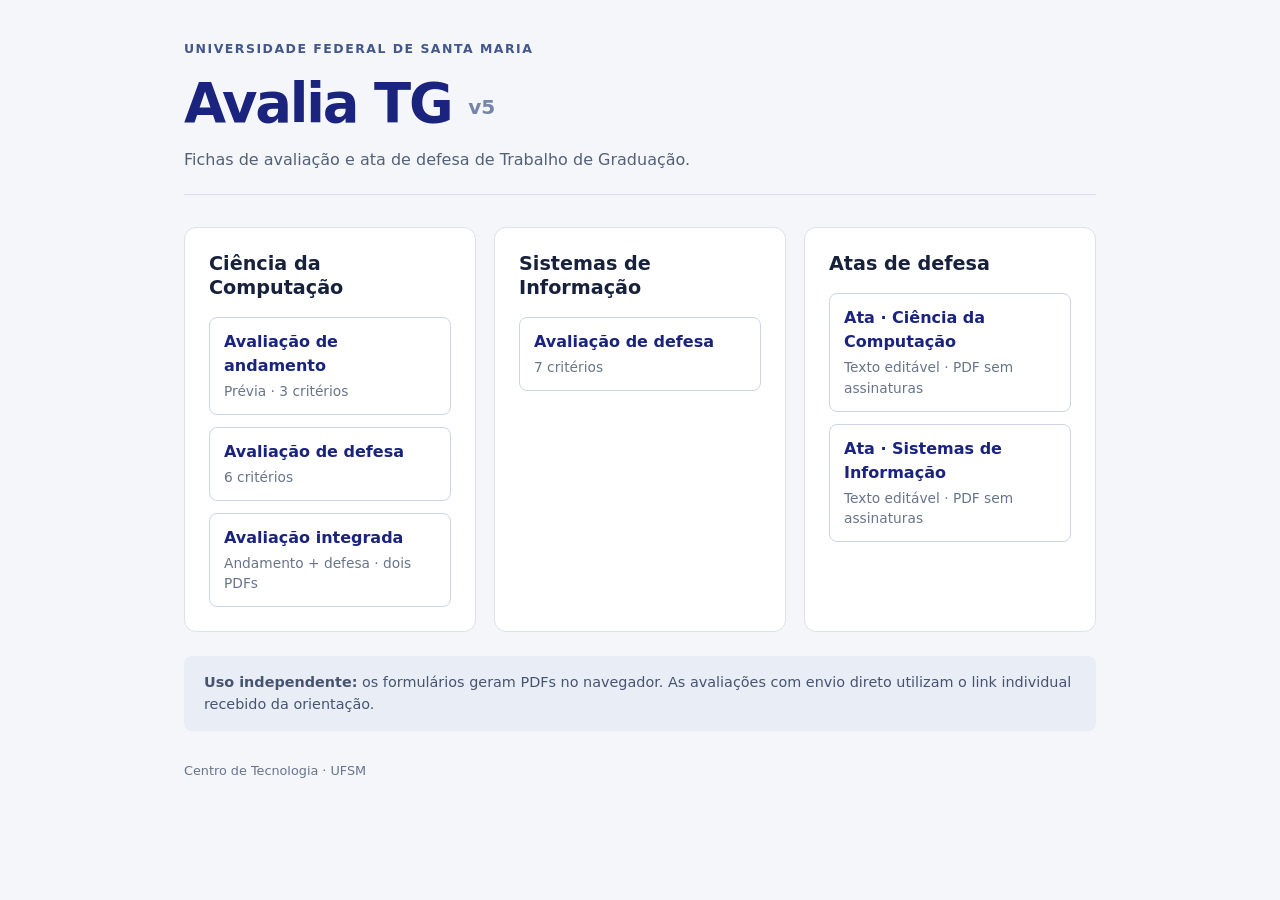
<file: index.html>
<!doctype html>
<html lang="pt-BR"><head><meta charset="utf-8"><meta name="viewport" content="width=device-width,initial-scale=1"><meta name="referrer" content="no-referrer"><title>Avalia TG | UFSM</title>
<style>
:root{font-family:system-ui,-apple-system,sans-serif;color:#17213c;background:#f4f6fa;line-height:1.5}*{box-sizing:border-box}body{margin:0}main{max-width:960px;margin:auto;padding:40px 24px 60px}header{margin-bottom:32px;border-bottom:1px solid #d8deeb;padding-bottom:22px}.eyebrow{font-size:.78rem;letter-spacing:.12em;text-transform:uppercase;font-weight:700;color:#43578a}h1{font-size:clamp(2.2rem,5vw,3.4rem);margin:4px 0;color:#1a237e;letter-spacing:-.04em}header p{margin:0;color:#526078;max-width:620px}.grid{display:grid;grid-template-columns:repeat(auto-fit,minmax(250px,1fr));gap:18px}.program{background:white;border:1px solid #dce1eb;border-radius:12px;padding:24px;display:flex;flex-direction:column;gap:12px}h2{font-size:1.2rem;line-height:1.25;margin:0 0 5px}a.card{display:block;color:#1a237e;border:1px solid #ccd4e6;border-radius:8px;padding:12px 14px;text-decoration:none;font-weight:650}a.card span{display:block;font-size:.86rem;color:#68748a;font-weight:400;margin-top:3px}a.card:hover,a.card:focus-visible{background:#e8eaf6;border-color:#6978b1}.hint{margin-top:24px;padding:16px 20px;border-radius:8px;background:#e9edf6;color:#465470;font-size:.9rem}footer{color:#68748a;font-size:.8rem;margin-top:30px}#tokenError{color:#9c2424} @media(max-width:500px){main{padding:24px 16px}.program{padding:18px}}
</style><script src="workflow/config.js?v=5"></script></head><body><main><header><div class="eyebrow">Universidade Federal de Santa Maria</div><h1>Avalia TG <span style="font-size:.37em;color:#7685a7;vertical-align:middle;letter-spacing:0">v5</span></h1><p>Fichas de avaliação e ata de defesa de Trabalho de Graduação.</p></header>
<div class="grid" id="forms">
<section class="program"><h2>Ciência da Computação</h2><a class="card" href="avaliatg-previa-cc/">Avaliação de andamento <span>Prévia · 3 critérios</span></a><a class="card" href="avaliatg-final-cc/">Avaliação de defesa <span>6 critérios</span></a><a class="card" href="avaliatg-integrada-cc/">Avaliação integrada <span>Andamento + defesa · dois PDFs</span></a></section>
<section class="program"><h2>Sistemas de Informação</h2><a class="card" href="avaliatg-final-si/">Avaliação de defesa <span>7 critérios</span></a></section>
<section class="program"><h2>Atas de defesa</h2><a class="card" href="ata/?curso=Ci%C3%AAncia+da+Computa%C3%A7%C3%A3o">Ata · Ciência da Computação <span>Texto editável · PDF sem assinaturas</span></a><a class="card" href="ata/?curso=Sistemas+de+Informa%C3%A7%C3%A3o">Ata · Sistemas de Informação <span>Texto editável · PDF sem assinaturas</span></a></section>
</div><div class="hint" id="hint"><strong>Uso independente:</strong> os formulários geram PDFs no navegador. As avaliações com envio direto utilizam o link individual recebido da orientação.</div><p id="tokenError" hidden></p><footer>Centro de Tecnologia · UFSM</footer></main>
</body></html>
</file>
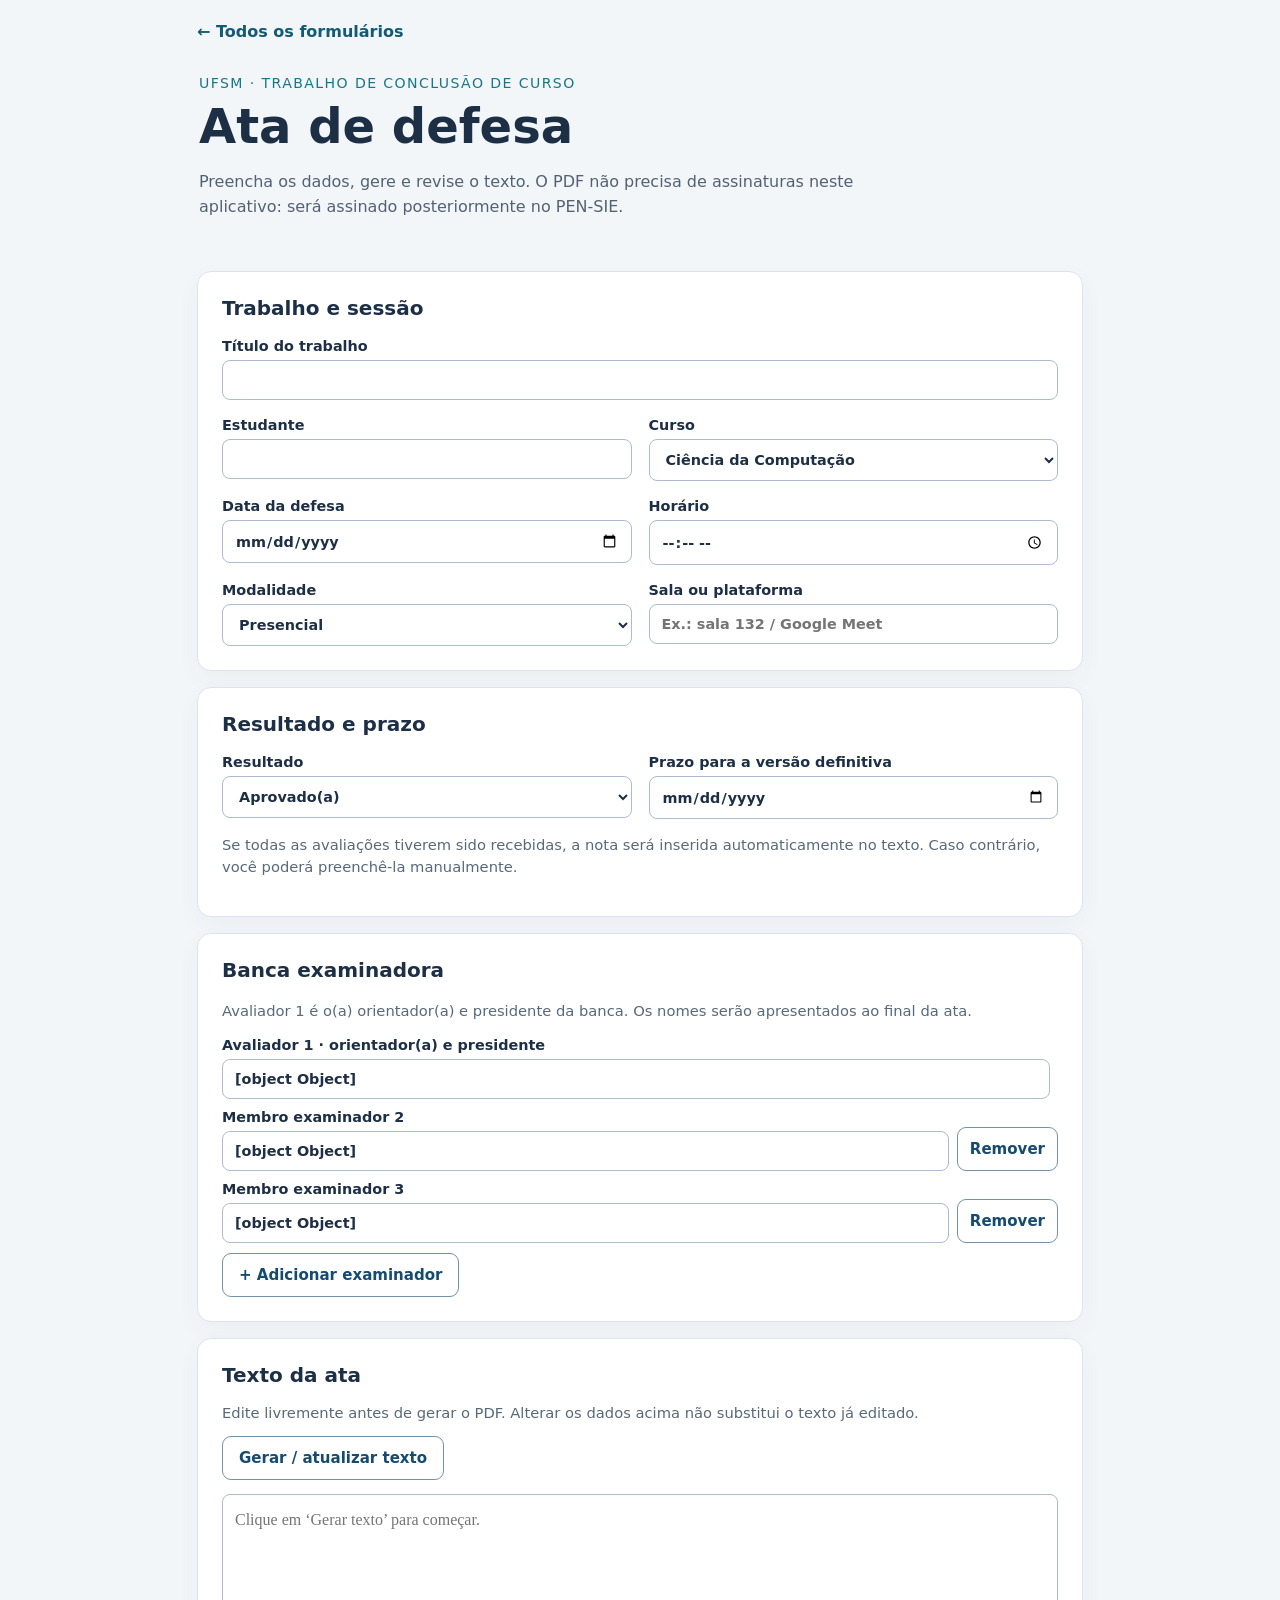
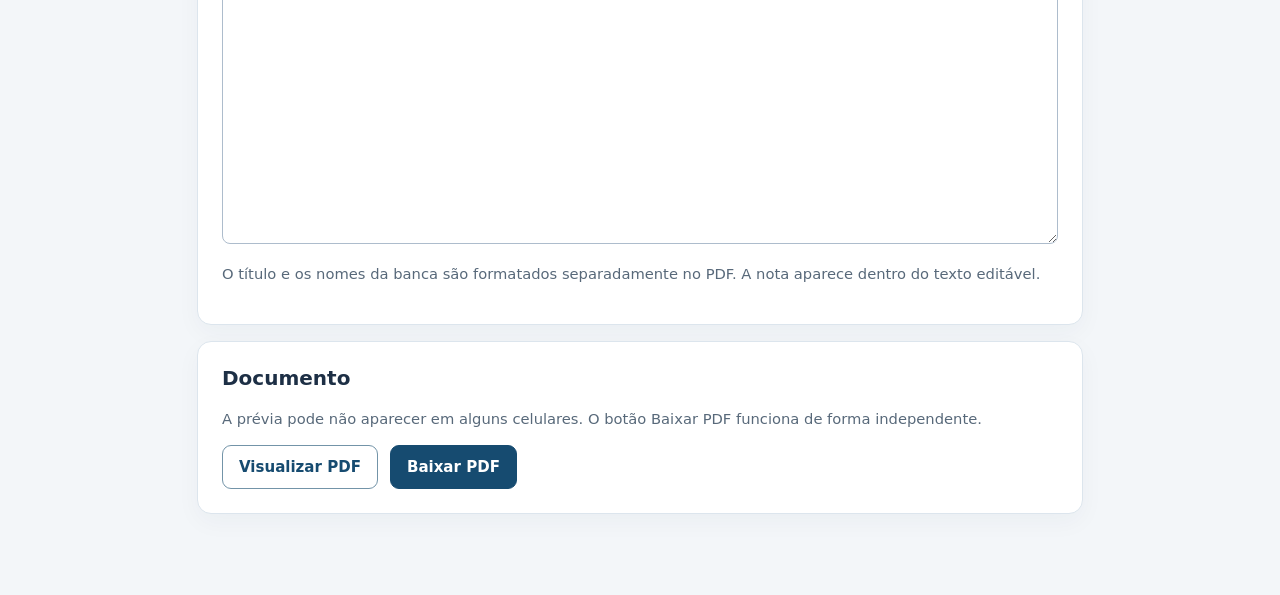
<file: ata/index.html>
<!doctype html>
<html lang="pt-BR"><head><meta charset="utf-8"><meta name="viewport" content="width=device-width,initial-scale=1">
<title>Ata de defesa · Avalia TG</title>
<link rel="stylesheet" href="../workflow/ata.css?v=5"><link rel="stylesheet" href="../workflow/dialog.css?v=5">
<link rel="stylesheet" href="../workflow/pdf-preview.css?v=1">
</head><body>
<main class="ata-layout">
<a href="../index.html" class="back">← Todos os formulários</a>
<header><span class="eyebrow">UFSM · Trabalho de Conclusão de Curso</span><h1>Ata de defesa</h1><p>Preencha os dados, gere e revise o texto. O PDF não precisa de assinaturas neste aplicativo: será assinado posteriormente no PEN-SIE.</p></header>
<div id="ataStatus" role="status" aria-live="polite" class="notice"></div>
<form id="ataForm" autocomplete="on">
<section class="card"><h2>Trabalho e sessão</h2><div class="grid">
<label class="wide">Título do trabalho<input name="title" id="title" required maxlength="450"></label>
<label>Estudante<input name="studentName" id="studentName" required></label>
<label>Curso<select name="course" id="course"><option>Ciência da Computação</option><option>Sistemas de Informação</option></select></label>
<label>Data da defesa<input type="date" name="date" id="date" required></label>
<label>Horário<input type="time" name="time" id="time" required></label>
<label>Modalidade<select name="defenseMode" id="defenseMode"><option>Presencial</option><option>Videoconferência</option></select></label>
<label>Sala ou plataforma<input name="location" id="location" required placeholder="Ex.: sala 132 / Google Meet"></label>
</div></section>
<section class="card"><h2>Resultado e prazo</h2><div class="grid">
<label>Resultado<select name="outcome" id="outcome"><option value="aprovado(a)">Aprovado(a)</option><option value="reprovado(a)">Reprovado(a)</option></select></label>
<label>Prazo para a versão definitiva<input type="date" name="deadline" id="deadline"></label>
</div><p class="hint" id="gradeHint">Se todas as avaliações tiverem sido recebidas, a nota será inserida automaticamente no texto. Caso contrário, você poderá preenchê-la manualmente.</p></section>
<section class="card"><h2>Banca examinadora</h2><p class="hint">Avaliador 1 é o(a) orientador(a) e presidente da banca. Os nomes serão apresentados ao final da ata.</p><div id="examiners"></div><button type="button" class="quiet" id="addExaminer">+ Adicionar examinador</button></section>
<section class="card"><div class="title-row"><div><h2>Texto da ata</h2><p class="hint">Edite livremente antes de gerar o PDF. Alterar os dados acima não substitui o texto já editado.</p></div><button type="button" class="quiet" id="generateText">Gerar / atualizar texto</button></div>
<label for="narrative" class="sr-only">Texto editável da ata</label><textarea id="narrative" spellcheck="true" rows="12" placeholder="Clique em ‘Gerar texto’ para começar."></textarea>
<p class="hint">O título e os nomes da banca são formatados separadamente no PDF. A nota aparece dentro do texto editável.</p></section>
<section class="card"><h2>Documento</h2><p class="hint">A prévia pode não aparecer em alguns celulares. O botão Baixar PDF funciona de forma independente.</p>
<div class="actions"><button type="button" id="preview" class="quiet">Visualizar PDF</button><button type="button" id="download" class="primary">Baixar PDF</button><button type="button" id="sendAta" class="primary" hidden disabled>Enviar ata ao Drive</button></div>
<div id="pdfViewer" hidden class="avalia-pdf-preview"></div>
</section>
</form></main>
<script src="../workflow/pdfmake/pdfmake.min.js"></script>
<script src="../workflow/pdfmake/vfs_fonts.js"></script>
<script src="../workflow/config.js?v=5"></script><script src="../workflow/dialog.js?v=5"></script><script src="../workflow/pdf-filename.js?v=1"></script><script src="../workflow/pdf-preview.js?v=1"></script><script src="../workflow/ata.js?v=7"></script>
</body></html>
</file>
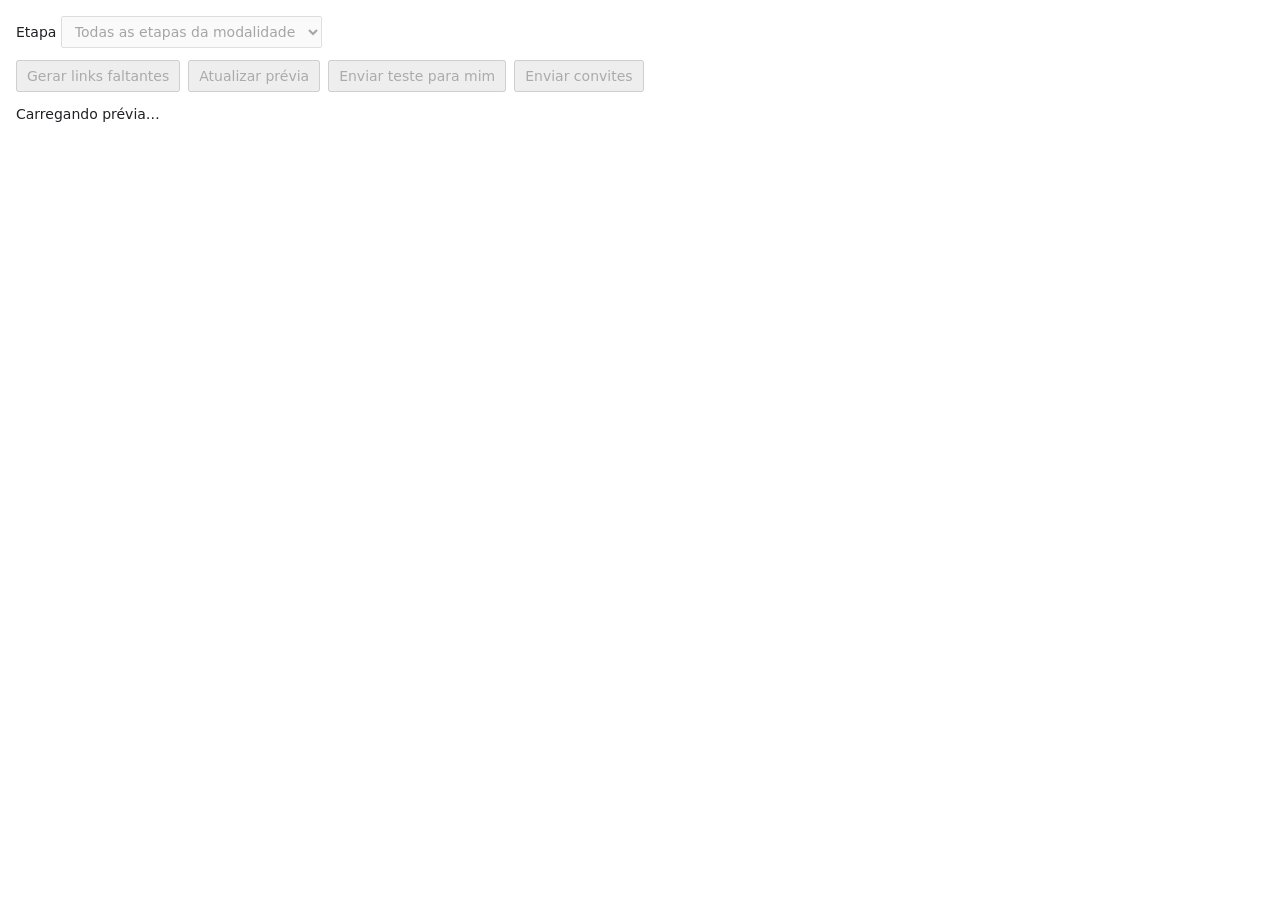
<file: apps-script/Invitations.html>
<!doctype html>
<html lang="pt-BR">
<head>
  <base target="_blank">
  <meta charset="utf-8">
  <style>
    body { font: 14px system-ui, sans-serif; margin: 16px; color: #202124; }
    button, select { font: inherit; padding: 6px 9px; }
    .actions { display: flex; flex-wrap: wrap; gap: 8px; margin: 12px 0; }
    article { border-top: 1px solid #dadce0; padding: 12px 0; }
    pre { white-space: pre-wrap; overflow-wrap: anywhere; font: inherit; margin: 8px 0; }
    #status { white-space: pre-wrap; max-height: 9em; overflow: auto; }
  </style>
</head>
<body>
  <label for="stage">Etapa</label>
  <select id="stage">
    <option value="ALL">Todas as etapas da modalidade</option>
    <option value="CC-PREVIA">Andamento (CC separadas)</option>
    <option value="CC-FINAL">Defesa (CC separadas)</option>
  </select>
  <div class="actions">
    <button id="generate" type="button">Gerar links faltantes</button>
    <button id="preview" type="button">Atualizar prévia</button>
    <button id="test" type="button">Enviar teste para mim</button>
    <button id="send" type="button">Enviar convites</button>
  </div>
  <p id="status" role="status"></p>
  <section id="messages" aria-label="Prévia dos convites"></section>
  <script>
    const stage = document.getElementById('stage');
    const generate = document.getElementById('generate');
    const preview = document.getElementById('preview');
    const test = document.getElementById('test');
    const send = document.getElementById('send');
    const statusMessage = document.getElementById('status');
    const messages = document.getElementById('messages');
    let current;
    let busy = false;

    function pendingCount() {
      return current?.messages.filter(message => message.state === 'PENDENTE').length || 0;
    }

    function updateControls() {
      stage.disabled = generate.disabled = preview.disabled = busy;
      test.disabled = busy || !current?.messages.length;
      send.disabled = busy || !pendingCount();
    }

    function run(action, args, onSuccess, label) {
      busy = true;
      updateControls();
      statusMessage.textContent = label;
      google.script.run.withFailureHandler(error => {
        busy = false;
        current = null;
        updateControls();
        statusMessage.textContent = error.message;
      }).withSuccessHandler(result => {
        busy = false;
        onSuccess(result);
        updateControls();
      })[action](...args);
    }

    function showText(parent, tag, value) {
      const element = document.createElement(tag);
      element.textContent = value;
      parent.append(element);
    }

    function refresh(previousStatus) {
      current = null;
      messages.replaceChildren();
      run('previewInvitationEmails', [stage.value], result => {
        current = result;
        statusMessage.textContent = previousStatus || result.messages.length + ' convite(s) na prévia.';
        for (const message of result.messages) {
          const card = document.createElement('article');
          showText(card, 'strong', message.recipient + ' · ' + message.state);
          showText(card, 'p', message.subject);
          showText(card, 'pre', message.body);
          messages.append(card);
        }
        if (result.minutes.length) {
          showText(messages, 'h3', 'Links da ata para a presidência da banca');
          showText(messages, 'pre', result.minutes.join('\n'));
        }
      }, 'Carregando prévia…');
    }

    function sendBatch(isTest) {
      if (!isTest && !window.confirm('Enviar ' + pendingCount() + ' convite(s) aos destinatários da prévia?')) return;
      run('sendInvitationEmails', [stage.value, current.revision, isTest], refresh, 'Enviando e-mails…');
    }

    stage.addEventListener('change', () => refresh());
    preview.addEventListener('click', () => refresh());
    generate.addEventListener('click', () => run('generateInvitationLinks', [stage.value], refresh, 'Gerando links…'));
    test.addEventListener('click', () => sendBatch(true));
    send.addEventListener('click', () => sendBatch(false));
    refresh();
  </script>
</body>
</html>
</file>
<file: workflow/ata.css>
:root{font-family:system-ui,-apple-system,BlinkMacSystemFont,'Segoe UI',sans-serif;color:#1d2f45;background:#f3f6f9}*{box-sizing:border-box}body{margin:0}.ata-layout{max-width:920px;margin:0 auto;padding:22px 17px 65px}.back{color:#135b75;text-decoration:none;font-weight:600}.eyebrow{color:#157887;font-size:.88rem;letter-spacing:.1em;text-transform:uppercase}header{padding:32px 2px 20px}h1{font-size:clamp(2rem,5vw,3rem);line-height:1.12;margin:8px 0 12px}header p{max-width:72ch;color:#526274;line-height:1.55}.card{background:white;border:1px solid #dce5ed;border-radius:14px;padding:24px;margin:16px 0;box-shadow:0 8px 25px #1933520a}.card h2{font-size:1.25rem;margin:0 0 18px}.grid{display:grid;grid-template-columns:repeat(2,minmax(0,1fr));gap:17px}.wide{grid-column:1/-1}label{display:flex;flex-direction:column;font-size:.9rem;font-weight:650;gap:6px}input,select,textarea{font:inherit;padding:11px 12px;min-width:0;color:#1d2f45;border:1px solid #adbccc;border-radius:8px;background:#fff}textarea{width:100%;line-height:1.7;resize:vertical;min-height:260px;font-family:ui-serif,Georgia,serif;font-size:1rem}.hint{color:#58697a;line-height:1.5;font-size:.92rem}.notice{margin:8px 0;color:#176077;white-space:pre-line}.notice[data-error=true]{color:#ac2e30}.actions,.title-row{display:flex;flex-wrap:wrap;gap:12px;align-items:center;justify-content:space-between}.title-row{margin-bottom:14px}.title-row h2{margin:0}.title-row p{margin-bottom:0}.actions{justify-content:flex-start}button{border-radius:9px;padding:11px 16px;cursor:pointer;font:600 .94rem system-ui,sans-serif;min-height:44px}button:disabled{opacity:.55;cursor:not-allowed}.primary{background:#164b70;color:#fff;border:1px solid #164b70}.quiet{background:#fff;color:#164b70;border:1px solid #7394a8}.pdfviewer{width:100%;height:670px;border:1px solid #c8d3df;border-radius:7px;margin-top:20px}.examiner-row{display:grid;grid-template-columns:1fr auto;gap:8px;align-items:end;margin:10px 0}.examiner-row button{padding:6px 12px}.examiner-row label{width:100%}.sr-only{position:absolute;width:1px;height:1px;overflow:hidden;clip:rect(0,0,0,0)}@media(max-width:600px){.grid{grid-template-columns:1fr}.card{padding:18px}.actions button{width:100%}.title-row{align-items:flex-start}.pdfviewer{height:450px}}
</file>
<file: workflow/dialog.css>
.av-dialog{width:min(92vw,510px);border:0;border-radius:18px;padding:0;box-shadow:0 25px 80px #101a3380;background:#fff;color:#17243d;max-height:85vh}
.av-dialog::backdrop{background:#101e39a6}
.av-dialog-body{padding:28px;display:grid;gap:16px}
.av-dialog h2{font:600 1.35rem/1.3 system-ui,sans-serif;margin:0}
.av-dialog p{font:1rem/1.6 system-ui,sans-serif;white-space:pre-line;margin:0}
.av-dialog-actions{display:flex;justify-content:flex-end;flex-wrap:wrap;gap:12px}
.av-dialog-actions button{border:1px solid #16476a;border-radius:9px;padding:10px 17px;font:600 .95rem system-ui;cursor:pointer}
.av-dialog-primary{background:#153f6b;color:white}.av-dialog-secondary{background:white;color:#153f6b}
.av-dialog-spinner{height:28px;width:28px;border-radius:50%;border:3px solid #d5e5e8;border-top-color:#07848c;animation:av-spin .7s linear infinite}
@keyframes av-spin{to{transform:rotate(360deg)}}
</file>
<file: workflow/pdf-preview.css>
.avalia-pdf-preview canvas {
  display: block;
  width: 100%;
  height: auto;
  margin: 0 auto 12px;
  border: 1px solid #d9dce3;
  background: white;
  box-sizing: border-box;
}
</file>
